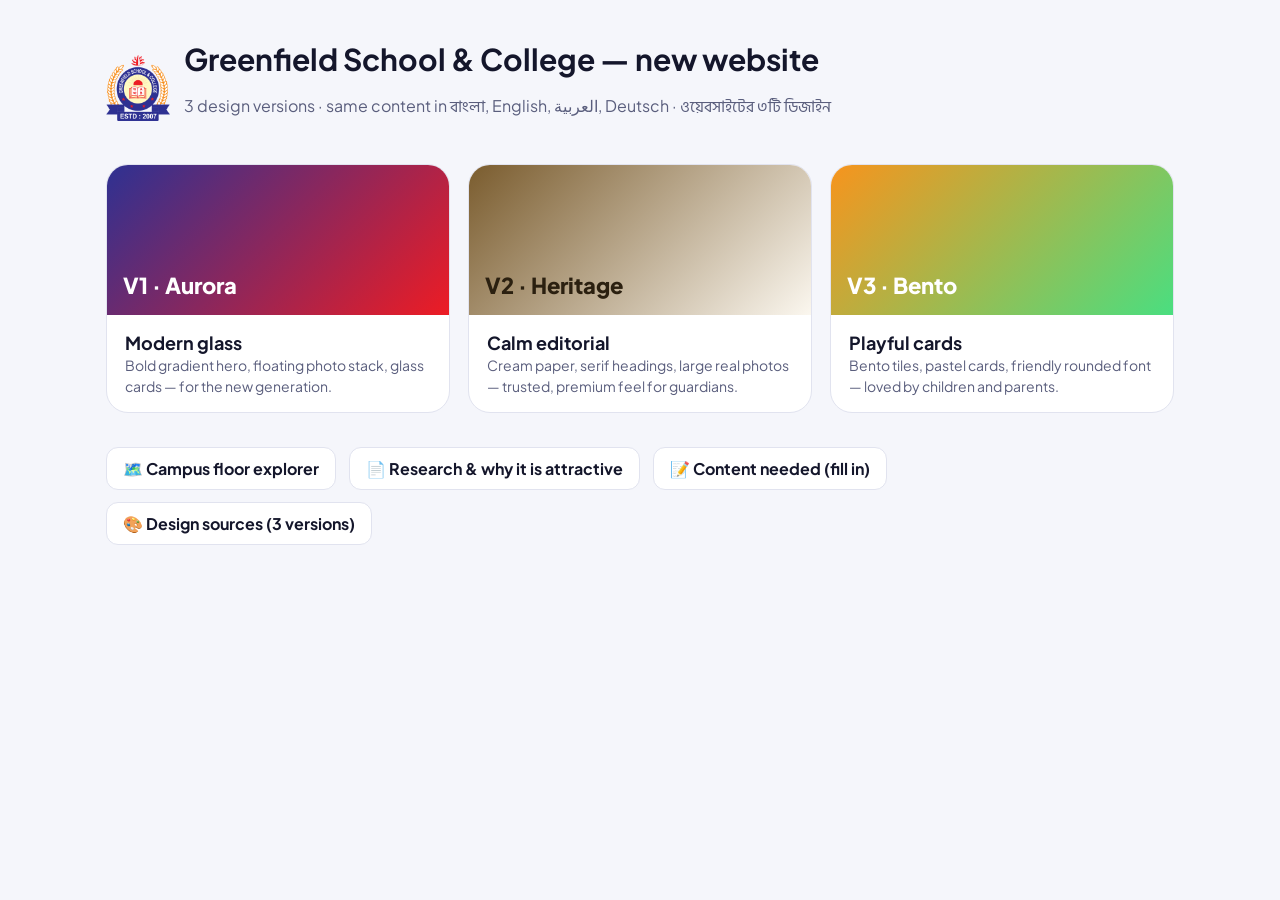
<file: index.html>
<!doctype html>
<html lang="en">
<head>
<meta charset="utf-8">
<meta name="viewport" content="width=device-width, initial-scale=1">
<title>GFSC Website — choose a design</title>
<link rel="icon" href="shared/gfsc_logo.png">
<link href="https://fonts.googleapis.com/css2?family=Hind+Siliguri:wght@400;700&family=Plus+Jakarta+Sans:wght@400;700;800&display=swap" rel="stylesheet">
<style>
:root{--bg:#f5f6fb;--card:#fff;--ink:#14162b;--muted:#5a5e7d;--line:#e1e3ef}
@media (prefers-color-scheme:dark){:root{--bg:#0c0e1c;--card:#161a2f;--ink:#eef0ff;--muted:#a9adcf;--line:#2a2e4f}}
*{box-sizing:border-box}body{margin:0;background:var(--bg);color:var(--ink);font-family:"Plus Jakarta Sans","Hind Siliguri",sans-serif}
.w{max-width:1100px;margin:0 auto;padding:40px 16px}
header{display:flex;gap:14px;align-items:center}header img{width:64px}
h1{margin:0;font-size:30px}p{color:var(--muted)}
.g{display:grid;grid-template-columns:repeat(auto-fit,minmax(300px,1fr));gap:18px;margin:28px 0}
a.c{display:block;text-decoration:none;color:inherit;background:var(--card);border:1px solid var(--line);border-radius:22px;overflow:hidden;transition:transform .2s}
a.c:hover{transform:translateY(-4px)}
.sw{height:150px;display:flex;align-items:flex-end;padding:16px;color:#fff;font-weight:800;font-size:22px}
.c div.t{padding:16px 18px}.c b{display:block;font-size:18px}.c span{color:var(--muted);font-size:14px}
.links a{display:inline-block;margin:6px 10px 6px 0;padding:10px 16px;border-radius:12px;background:var(--card);border:1px solid var(--line);color:inherit;text-decoration:none;font-weight:700}
</style>
</head>
<body><div class="w">
<header><img src="shared/gfsc_logo.png" alt="GFSC logo"><div><h1>Greenfield School &amp; College — new website</h1><p>3 design versions · same content in বাংলা, English, العربية, Deutsch · ওয়েবসাইটের ৩টি ডিজাইন</p></div></header>
<div class="g">
 <a class="c" href="v1-aurora/index.html"><div class="sw" style="background:linear-gradient(135deg,#2E3192,#ED1C24)">V1 · Aurora</div><div class="t"><b>Modern glass</b><span>Bold gradient hero, floating photo stack, glass cards — for the new generation.</span></div></a>
 <a class="c" href="v2-heritage/index.html"><div class="sw" style="background:linear-gradient(135deg,#7a5c2e,#FBF7EF);color:#2b2010">V2 · Heritage</div><div class="t"><b>Calm editorial</b><span>Cream paper, serif headings, large real photos — trusted, premium feel for guardians.</span></div></a>
 <a class="c" href="v3-bento/index.html"><div class="sw" style="background:linear-gradient(135deg,#F7941D,#4ADE80)">V3 · Bento</div><div class="t"><b>Playful cards</b><span>Bento tiles, pastel cards, friendly rounded font — loved by children and parents.</span></div></a>
</div>
<div class="links">
 <a href="shared/gfsc_floor_explorer.html">🗺️ Campus floor explorer</a>
 <a href="docs/01_Research_and_Design_Rationale.md">📄 Research &amp; why it is attractive</a>
 <a href="docs/02_Content_Requirements.md">📝 Content needed (fill in)</a>
 <a href="docs/03_Design_Sources.md">🎨 Design sources (3 versions)</a>
</div>
</div></body></html>
</file>
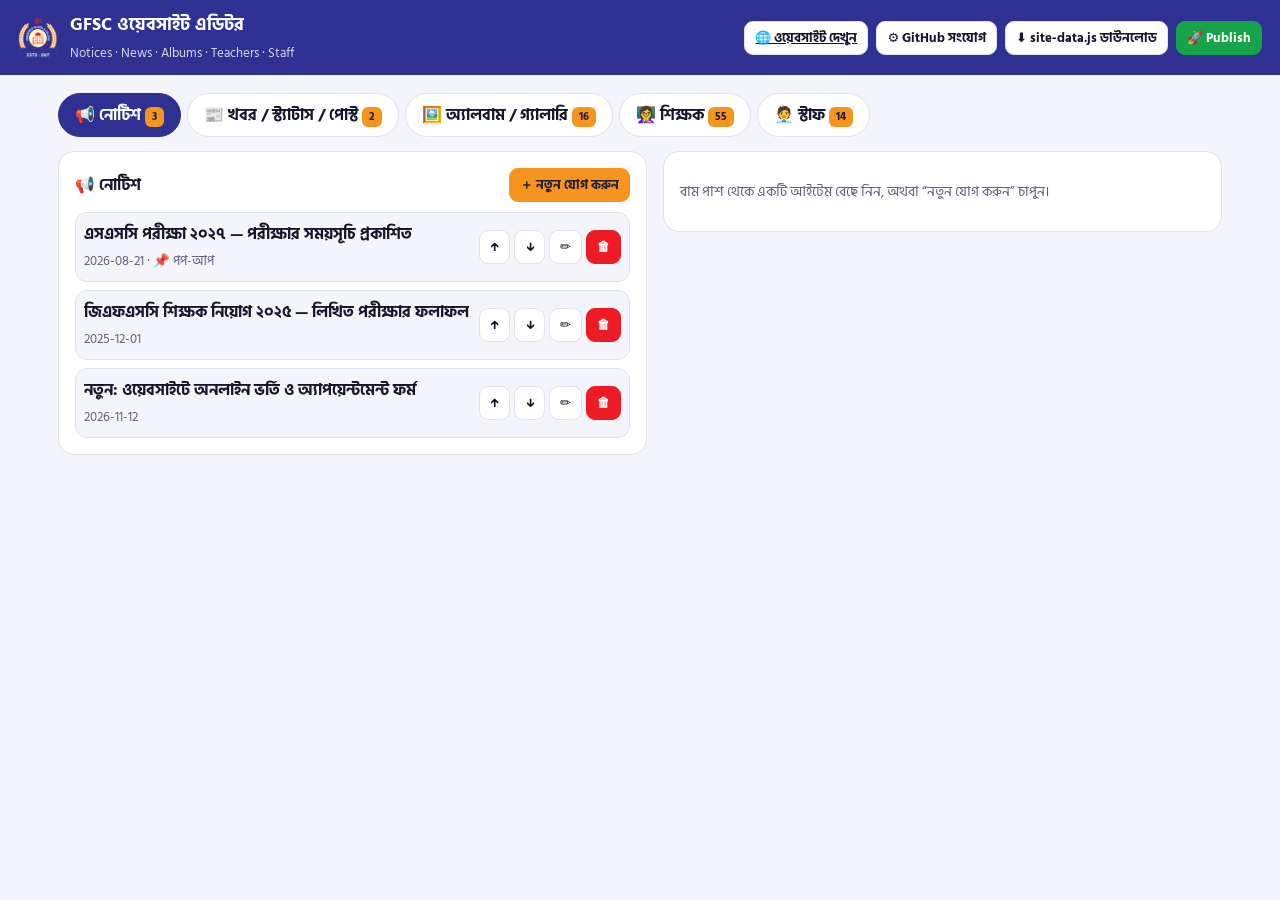
<file: admin/index.html>
<!doctype html>
<html lang="bn">
<head>
<meta charset="utf-8">
<meta name="viewport" content="width=device-width, initial-scale=1">
<meta name="robots" content="noindex">
<title>GFSC Website Editor</title>
<link rel="icon" href="../shared/gfsc_logo.png">
<link href="https://fonts.googleapis.com/css2?family=Hind+Siliguri:wght@400;600;700&family=Plus+Jakarta+Sans:wght@400;600;800&display=swap" rel="stylesheet">
<style>
:root{--p:#2E3192;--r:#ED1C24;--o:#F7941D;--bg:#f4f5fb;--card:#fff;--ink:#14162b;--muted:#5a5e7d;--line:#dfe1ee;--field:#fff}
@media (prefers-color-scheme:dark){:root{--bg:#0d0f1e;--card:#171a31;--ink:#eef0ff;--muted:#a9adcf;--line:#2c3052;--field:#0b0d1a}}
*{box-sizing:border-box}body{margin:0;background:var(--bg);color:var(--ink);font-family:"Hind Siliguri","Plus Jakarta Sans",system-ui,sans-serif}
button,input,select,textarea{font:inherit;color:inherit}
header{position:sticky;top:0;z-index:5;display:flex;align-items:center;gap:12px;padding:10px 18px;background:var(--p);color:#fff;flex-wrap:wrap}
header img{width:40px}header h1{font-size:18px;margin:0}header small{opacity:.8}
.hb{margin-inline-start:auto;display:flex;gap:8px;flex-wrap:wrap}
.btn{border:0;border-radius:12px;padding:10px 16px;font-weight:800;cursor:pointer;background:var(--card);color:var(--ink);border:1.5px solid var(--line)}
.btn.p{background:var(--o);color:#1d1f3a;border-color:var(--o)}.btn.g{background:#16a34a;color:#fff;border-color:#16a34a}.btn.r{background:var(--r);color:#fff;border-color:var(--r)}
.btn.sm{padding:5px 10px;font-size:13px;border-radius:9px}
.wrap{max-width:1200px;margin:0 auto;padding:18px}
nav.tabs{display:flex;gap:6px;flex-wrap:wrap;margin-bottom:14px}
nav.tabs button{border:1.5px solid var(--line);background:var(--card);border-radius:999px;padding:8px 16px;font-weight:800;cursor:pointer}
nav.tabs button.on{background:var(--p);color:#fff;border-color:var(--p)}
.grid{display:grid;grid-template-columns:1fr 1.1fr;gap:16px;align-items:start}
.card{background:var(--card);border:1px solid var(--line);border-radius:16px;padding:16px}
.list{display:grid;gap:8px;max-height:72vh;overflow:auto}
.item{display:flex;gap:10px;align-items:center;padding:8px;border:1px solid var(--line);border-radius:12px;background:var(--bg)}
.item.on{outline:3px solid var(--o)}
.item img{width:46px;height:46px;border-radius:10px;object-fit:cover;flex:none;background:var(--line)}
.item .t{flex:1;min-width:0}.item .t b{display:block;white-space:nowrap;overflow:hidden;text-overflow:ellipsis}.item .t small{color:var(--muted)}
.item .a{display:flex;gap:4px}
label{display:grid;gap:4px;font-weight:700;font-size:14px;margin-bottom:10px}
label small{font-weight:400;color:var(--muted)}
input,select,textarea{width:100%;padding:10px 12px;border-radius:10px;border:2px solid var(--line);background:var(--field);color:var(--ink)}
input:focus,select:focus,textarea:focus{outline:none;border-color:var(--o);box-shadow:0 0 0 3px rgba(247,148,29,.3)}
.langs{display:grid;grid-template-columns:1fr 1fr;gap:8px}
.langs label{margin:0}
fieldset{border:1.5px dashed var(--line);border-radius:12px;padding:10px 12px;margin:0 0 10px}
legend{font-weight:800;padding:0 6px}
.photos{display:grid;grid-template-columns:repeat(auto-fill,minmax(90px,1fr));gap:6px;margin:8px 0}
.photos div{position:relative}.photos img{width:100%;aspect-ratio:1;object-fit:cover;border-radius:8px}
.photos button{position:absolute;top:3px;inset-inline-end:3px;border:0;border-radius:50%;width:24px;height:24px;background:var(--r);color:#fff;cursor:pointer}
.row{display:flex;gap:8px;flex-wrap:wrap;align-items:center}
.note{font-size:13.5px;color:var(--muted);line-height:1.5}
.toast{position:fixed;bottom:18px;left:50%;translate:-50% 0;background:#111;color:#fff;padding:12px 18px;border-radius:12px;font-weight:700;opacity:0;transition:.3s;z-index:9}
.toast.show{opacity:1}
dialog{border:0;border-radius:16px;padding:20px;max-width:520px;width:calc(100% - 24px);background:var(--card);color:var(--ink)}
dialog::backdrop{background:rgba(0,0,0,.55)}
.badge{font-size:11px;font-weight:900;border-radius:6px;padding:1px 7px;background:var(--o);color:#1d1f3a}
@media (max-width:860px){.grid{grid-template-columns:1fr}.langs{grid-template-columns:1fr}}
</style>
</head>
<body>
<header><img src="../shared/gfsc_logo.png" alt=""><div><h1>GFSC ওয়েবসাইট এডিটর</h1><small>Notices · News · Albums · Teachers · Staff</small></div>
 <div class="hb"><a class="btn sm" href="../index.html" target="_blank">🌐 ওয়েবসাইট দেখুন</a><button class="btn sm" id="ghBtn">⚙️ GitHub সংযোগ</button>
 <button class="btn sm" id="dlBtn">⬇️ site-data.js ডাউনলোড</button><button class="btn sm g" id="pubBtn">🚀 Publish</button></div></header>
<div class="wrap">
 <nav class="tabs" id="tabs"></nav>
 <div class="grid"><div class="card"><div class="row" style="justify-content:space-between;margin-bottom:10px"><b id="listTitle"></b><button class="btn p sm" id="addBtn">＋ নতুন যোগ করুন</button></div><div class="list" id="list"></div></div>
 <div class="card" id="editor"><p class="note">বাম পাশ থেকে একটি আইটেম বেছে নিন, অথবা “নতুন যোগ করুন” চাপুন।</p></div></div>
 <p class="note" id="status"></p>
</div>
<dialog id="ghDlg"><form method="dialog">
 <h3 style="margin-top:0">GitHub সংযোগ (এক বার সেট করুন)</h3>
 <p class="note">Publish চাপলে পরিবর্তন সরাসরি GitHub Pages ওয়েবসাইটে চলে যাবে। টোকেন শুধু এই কম্পিউটারের ব্রাউজারে থাকে।</p>
 <label>Owner (GitHub username)<input id="ghOwner" placeholder="shakilahmedabir"></label>
 <label>Repository<input id="ghRepo" placeholder="gfsc-website"></label>
 <label>Branch<input id="ghBranch" placeholder="main"></label>
 <label>Token <small>(Fine-grained token — Contents: Read and write)</small><input id="ghToken" type="password" autocomplete="off"></label>
 <div class="row"><button class="btn p" value="save">সেভ</button><button class="btn" value="cancel">বাতিল</button><button class="btn r sm" value="clear" id="ghClear">টোকেন মুছুন</button></div>
</form></dialog>
<div class="toast" id="toast"></div>

<script src="../shared/site-data.js"></script>
<script>
const $=s=>document.querySelector(s), esc=s=>String(s??'').replace(/[&<>"]/g,c=>({'&':'&amp;','<':'&lt;','>':'&gt;','"':'&quot;'}[c]));
const D=JSON.parse(JSON.stringify(window.SITE_DATA||{notices:[],posts:[],albums:[],teachers:[],staff:[]}));
for(const k of ['notices','posts','albums','teachers','staff']) D[k]=D[k]||[];
let dirty=false; const mark=()=>{dirty=true; $('#status').textContent='⚠️ সেভ করা হয়নি — “Publish” বা “ডাউনলোড” চাপুন।';};
addEventListener('beforeunload',e=>{ if(dirty){ e.preventDefault(); e.returnValue=''; } });
const toast=m=>{const t=$('#toast'); t.textContent=m; t.classList.add('show'); setTimeout(()=>t.classList.remove('show'),2600);};
const today=()=>new Date().toISOString().slice(0,10);
const LANGS=[['bn','বাংলা'],['en','English'],['ar','العربية (ঐচ্ছিক)'],['de','Deutsch (ঐচ্ছিক)']];
const DEPTS=['','English','Bangla','ICT','Mathematics','Science','Business Studies','Humanities'];

/* ---- what each section looks like ---- */
const TABS={
 notices:{name:'📢 নোটিশ',title:x=>x.title?.bn||x.title?.en,sub:x=>x.date+(x.pin?' · 📌 পপ-আপ':''),
   blank:()=>({date:today(),pin:false,file:'',title:{bn:'',en:'',ar:'',de:''}}),
   fields:[['date','তারিখ','date'],['title','শিরোনাম','ml'],['file','PDF / লিংক (ঐচ্ছিক)','url'],['pin','ওয়েবসাইট খুললেই পপ-আপ দেখাবে','check']]},
 posts:{name:'📰 খবর / স্ট্যাটাস / পোস্ট',title:x=>x.title?.bn||x.title?.en,sub:x=>`${x.date} · ${x.type}`,img:x=>x.img,
   blank:()=>({date:today(),type:'news',img:'',link:'',title:{bn:'',en:'',ar:'',de:''},body:{bn:'',en:'',ar:'',de:''}}),
   fields:[['type','ধরন','select',['news','status','post']],['date','তারিখ','date'],['title','শিরোনাম','ml'],['body','বিস্তারিত লেখা','mlarea'],['img','ছবি','image'],['link','আরও পড়ুন লিংক (ঐচ্ছিক)','url']]},
 albums:{name:'🖼️ অ্যালবাম / গ্যালারি',title:x=>x.title?.bn||x.title?.en,sub:x=>`${x.year||''} · ${x.photos?.length||0} ছবি`,img:x=>x.photos?.[0],
   blank:()=>({id:'album-'+Date.now(),year:String(new Date().getFullYear()),title:{bn:'',en:'',ar:'',de:''},about:{bn:'',en:''},source:'',photos:[]}),
   fields:[['title','অ্যালবামের আকর্ষণীয় নাম','ml'],['year','বছর','text'],['about','বিবরণ','mlarea'],['photos','ছবিসমূহ','photos'],['source','মূল পোস্টের লিংক (ঐচ্ছিক)','url']]},
 teachers:{name:'👩‍🏫 শিক্ষক',title:x=>x.name,sub:x=>`${x.desig}${x.dept?' · '+x.dept:''}`,img:x=>x.photo?(x.photo.startsWith('http')?x.photo:'../shared/'+x.photo):'',
   blank:()=>({name:'',desig:'Assistant Teacher',dept:'',roles:[],qual:[],photo:''}),
   fields:[['name','নাম (ইংরেজিতে)','text'],['desig','পদবি','text'],['dept','বিভাগ','select',DEPTS],['roles','দায়িত্ব (প্রতি লাইনে একটি)','lines'],['qual','শিক্ষাগত যোগ্যতা (প্রতি লাইনে একটি)','lines'],['photo','ছবি','image']]},
 staff:{name:'🧑‍💼 স্টাফ',title:x=>x.name,sub:x=>x.desig,img:x=>x.photo?(x.photo.startsWith('http')?x.photo:'../shared/'+x.photo):'',
   blank:()=>({name:'',desig:'',dept:'',roles:[],qual:[],photo:''}),
   fields:[['name','নাম','text'],['desig','পদবি','text'],['photo','ছবি','image']]}
};
let tab='notices', sel=-1;
$('#tabs').innerHTML=Object.entries(TABS).map(([k,v])=>`<button data-t="${k}">${v.name} <span class="badge">${D[k].length}</span></button>`).join('');
$('#tabs').onclick=e=>{const b=e.target.closest('button'); if(b){tab=b.dataset.t; sel=-1; draw();}};
function draw(){
  document.querySelectorAll('#tabs button').forEach(b=>{b.classList.toggle('on',b.dataset.t===tab); b.querySelector('.badge').textContent=D[b.dataset.t].length;});
  const T=TABS[tab]; $('#listTitle').textContent=T.name;
  $('#list').innerHTML=D[tab].map((x,i)=>`<div class="item ${i===sel?'on':''}" data-i="${i}">${T.img?`<img src="${esc(T.img(x)||'')}" alt="" onerror="this.style.visibility='hidden'">`:''}
    <div class="t"><b>${esc(T.title(x)||'(শিরোনাম নেই)')}</b><small>${esc(T.sub(x))}</small></div>
    <div class="a"><button class="btn sm" data-act="up" title="উপরে">↑</button><button class="btn sm" data-act="down" title="নিচে">↓</button><button class="btn sm" data-act="edit">✏️</button><button class="btn sm r" data-act="del">🗑</button></div></div>`).join('')||'<p class="note">এখনো কিছু নেই।</p>';
  if(sel<0) $('#editor').innerHTML='<p class="note">বাম পাশ থেকে একটি আইটেম বেছে নিন, অথবা “নতুন যোগ করুন” চাপুন।</p>'; else editor();
}
$('#list').onclick=e=>{const it=e.target.closest('.item'); if(!it) return; const i=+it.dataset.i, act=e.target.closest('[data-act]')?.dataset.act||'edit', A=D[tab];
  if(act==='del'){ if(confirm('এটি মুছে ফেলবেন?')){ A.splice(i,1); sel=-1; mark(); } }
  else if(act==='up'&&i>0){ [A[i-1],A[i]]=[A[i],A[i-1]]; sel=i-1; mark(); }
  else if(act==='down'&&i<A.length-1){ [A[i+1],A[i]]=[A[i],A[i+1]]; sel=i+1; mark(); }
  else sel=i; draw(); };
$('#addBtn').onclick=()=>{ D[tab].unshift(TABS[tab].blank()); sel=0; mark(); draw(); };

/* ---- editor form ---- */
function editor(){
  const x=D[tab][sel], T=TABS[tab];
  let h=`<h3 style="margin-top:0">✏️ ${esc(T.title(x)||'নতুন')}</h3>`;
  for(const [k,lab,type,opts] of T.fields){
    if(type==='ml'||type==='mlarea'){ x[k]=x[k]||{}; h+=`<fieldset><legend>${lab}</legend><div class="langs">${LANGS.map(([l,n])=>`<label>${n}${type==='ml'?`<input data-k="${k}" data-l="${l}" value="${esc(x[k][l]||'')}" ${l==='ar'?'dir="rtl"':''}>`:`<textarea rows="3" data-k="${k}" data-l="${l}" ${l==='ar'?'dir="rtl"':''}>${esc(x[k][l]||'')}</textarea>`}</label>`).join('')}</div><p class="note">আরবি/জার্মান খালি থাকলে ইংরেজি দেখাবে।</p></fieldset>`; }
    else if(type==='check') h+=`<label style="display:flex;gap:8px;align-items:center"><input type="checkbox" data-k="${k}" ${x[k]?'checked':''} style="width:auto"> ${lab}</label>`;
    else if(type==='select') h+=`<label>${lab}<select data-k="${k}">${opts.map(o=>`<option ${o===x[k]?'selected':''} value="${o}">${o||'—'}</option>`).join('')}</select></label>`;
    else if(type==='lines') h+=`<label>${lab}<textarea rows="3" data-k="${k}" data-lines>${esc((x[k]||[]).join('\n'))}</textarea></label>`;
    else if(type==='image') h+=`<label>${lab} <small>লিংক দিন, অথবা কম্পিউটার থেকে ছবি বাছুন (GitHub সংযোগ থাকলে আপলোড হবে)</small><input data-k="${k}" value="${esc(x[k]||'')}" placeholder="https://… বা people/নাম.jpg"></label><div class="row" style="margin:-4px 0 12px"><input type="file" accept="image/*" data-up="${k}" style="width:auto">${x[k]?`<img src="${esc(x[k].startsWith('http')?x[k]:'../shared/'+x[k])}" style="width:70px;height:70px;object-fit:cover;border-radius:10px">`:''}</div>`;
    else if(type==='photos') h+=`<fieldset><legend>${lab} (${x.photos.length})</legend><div class="photos">${x.photos.map((p,i)=>`<div><img src="${esc(p)}" alt=""><button type="button" data-delph="${i}" title="মুছুন">×</button></div>`).join('')}</div>
      <label>ছবির লিংক যোগ করুন <small>(একাধিক হলে প্রতি লাইনে একটি)</small><textarea rows="2" id="phUrls"></textarea></label><div class="row"><button class="btn sm" type="button" id="phAdd">＋ লিংক যোগ</button><input type="file" accept="image/*" multiple id="phFiles" style="width:auto"></div></fieldset>`;
    else h+=`<label>${lab}<input type="${type==='date'?'date':'text'}" data-k="${k}" value="${esc(x[k]||'')}"></label>`;
  }
  $('#editor').innerHTML=h+'<p class="note">✅ পরিবর্তন সাথে সাথে তালিকায় যোগ হয়। শেষে উপরের “Publish” চাপুন।</p>';
}
$('#editor').addEventListener('input',e=>{ const el=e.target, k=el.dataset.k; if(!k) return; const x=D[tab][sel];
  if(el.dataset.l) x[k][el.dataset.l]=el.value; else if(el.type==='checkbox') x[k]=el.checked; else if(el.hasAttribute('data-lines')) x[k]=el.value.split('\n').map(s=>s.trim()).filter(Boolean); else x[k]=el.value;
  mark(); const it=document.querySelector(`.item[data-i="${sel}"] .t b`); if(it) it.textContent=TABS[tab].title(x)||'(শিরোনাম নেই)'; });
$('#editor').addEventListener('change',async e=>{ const el=e.target;
  if(el.dataset.up){ const f=el.files[0]; if(!f) return; const url=await uploadImage(f); if(url){ D[tab][sel][el.dataset.up]=url; mark(); editor(); } }
  if(el.id==='phFiles'){ for(const f of el.files){ const url=await uploadImage(f); if(url) D[tab][sel].photos.push(url); } mark(); editor(); } });
$('#editor').addEventListener('click',e=>{ const x=D[tab][sel];
  if(e.target.id==='phAdd'){ $('#phUrls').value.split('\n').map(s=>s.trim()).filter(Boolean).forEach(u=>x.photos.push(u)); mark(); editor(); }
  const d=e.target.closest('[data-delph]'); if(d){ x.photos.splice(+d.dataset.delph,1); mark(); editor(); } });

/* ---- save: download file, or publish to GitHub ---- */
const fileText=()=>`/* GFSC — EDITABLE WEBSITE DATA. Edited with admin/ on ${new Date().toLocaleString()} */\nwindow.SITE_DATA = ${JSON.stringify(D,null,1)};\n`;
$('#dlBtn').onclick=()=>{ const a=document.createElement('a'); a.href=URL.createObjectURL(new Blob([fileText()],{type:'text/javascript'})); a.download='site-data.js'; a.click(); dirty=false; $('#status').textContent='⬇️ ডাউনলোড হয়েছে — ফাইলটি website/shared/ ফোল্ডারে বদলে দিন।'; };
const gh=()=>{ try{ return JSON.parse(localStorage.getItem('gfsc-gh')||'{}'); }catch(e){ return {}; } };
$('#ghBtn').onclick=()=>{ const g=gh(); $('#ghOwner').value=g.owner||'shakilahmedabir'; $('#ghRepo').value=g.repo||'gfsc-website'; $('#ghBranch').value=g.branch||'main'; $('#ghToken').value=g.token||''; $('#ghDlg').showModal(); };
$('#ghDlg').addEventListener('close',()=>{ const v=$('#ghDlg').returnValue;
  if(v==='save'){ localStorage.setItem('gfsc-gh',JSON.stringify({owner:$('#ghOwner').value.trim(),repo:$('#ghRepo').value.trim(),branch:$('#ghBranch').value.trim()||'main',token:$('#ghToken').value.trim()})); toast('✅ GitHub সংযোগ সেভ হয়েছে'); }
  if(v==='clear'){ localStorage.removeItem('gfsc-gh'); toast('টোকেন মুছে ফেলা হয়েছে'); } });
const b64=s=>btoa(unescape(encodeURIComponent(s)));
async function ghPut(path,contentB64,msg){
  const g=gh(); if(!g.token) throw new Error('আগে “GitHub সংযোগ” সেট করুন');
  const api=`https://api.github.com/repos/${g.owner}/${g.repo}/contents/${path}`, H={Authorization:'Bearer '+g.token,Accept:'application/vnd.github+json'};
  let sha; const cur=await fetch(api+'?ref='+g.branch,{headers:H}); if(cur.ok) sha=(await cur.json()).sha;
  const r=await fetch(api,{method:'PUT',headers:H,body:JSON.stringify({message:msg,content:contentB64,branch:g.branch,sha})});
  if(!r.ok) throw new Error('GitHub: '+r.status+' '+(await r.text()).slice(0,140));
}
$('#pubBtn').onclick=async()=>{ try{ $('#pubBtn').disabled=true; toast('⏳ Publish হচ্ছে…'); await ghPut('shared/site-data.js',b64(fileText()),'Update website content (admin)'); dirty=false;
  $('#status').textContent='🚀 Publish হয়েছে! ১–২ মিনিট পরে ওয়েবসাইটে দেখা যাবে।'; toast('🚀 Publish সম্পন্ন'); } catch(err){ alert(err.message); } finally{ $('#pubBtn').disabled=false; } };
async function uploadImage(file){
  const g=gh(); const name='uploads/'+Date.now()+'-'+file.name.toLowerCase().replace(/[^a-z0-9.]+/g,'-');
  if(!g.token){ alert('ছবি আপলোডের জন্য আগে “GitHub সংযোগ” সেট করুন — অথবা ছবির লিংক (URL) দিন।'); return null; }
  const small=await shrink(file); toast('⏳ ছবি আপলোড হচ্ছে…');
  try{ await ghPut('shared/'+name, small, 'Upload image '+file.name); toast('✅ ছবি আপলোড হয়েছে'); return tab==='teachers'||tab==='staff' ? name : '../shared/'+name; } catch(err){ alert(err.message); return null; }
}
function shrink(file){ return new Promise(res=>{ const img=new Image(); img.onload=()=>{ const s=Math.min(1,1600/Math.max(img.width,img.height)); const c=document.createElement('canvas'); c.width=img.width*s; c.height=img.height*s; c.getContext('2d').drawImage(img,0,0,c.width,c.height); res(c.toDataURL('image/jpeg',.85).split(',')[1]); }; img.src=URL.createObjectURL(file); }); }
draw();
</script>
</body>
</html>
</file>
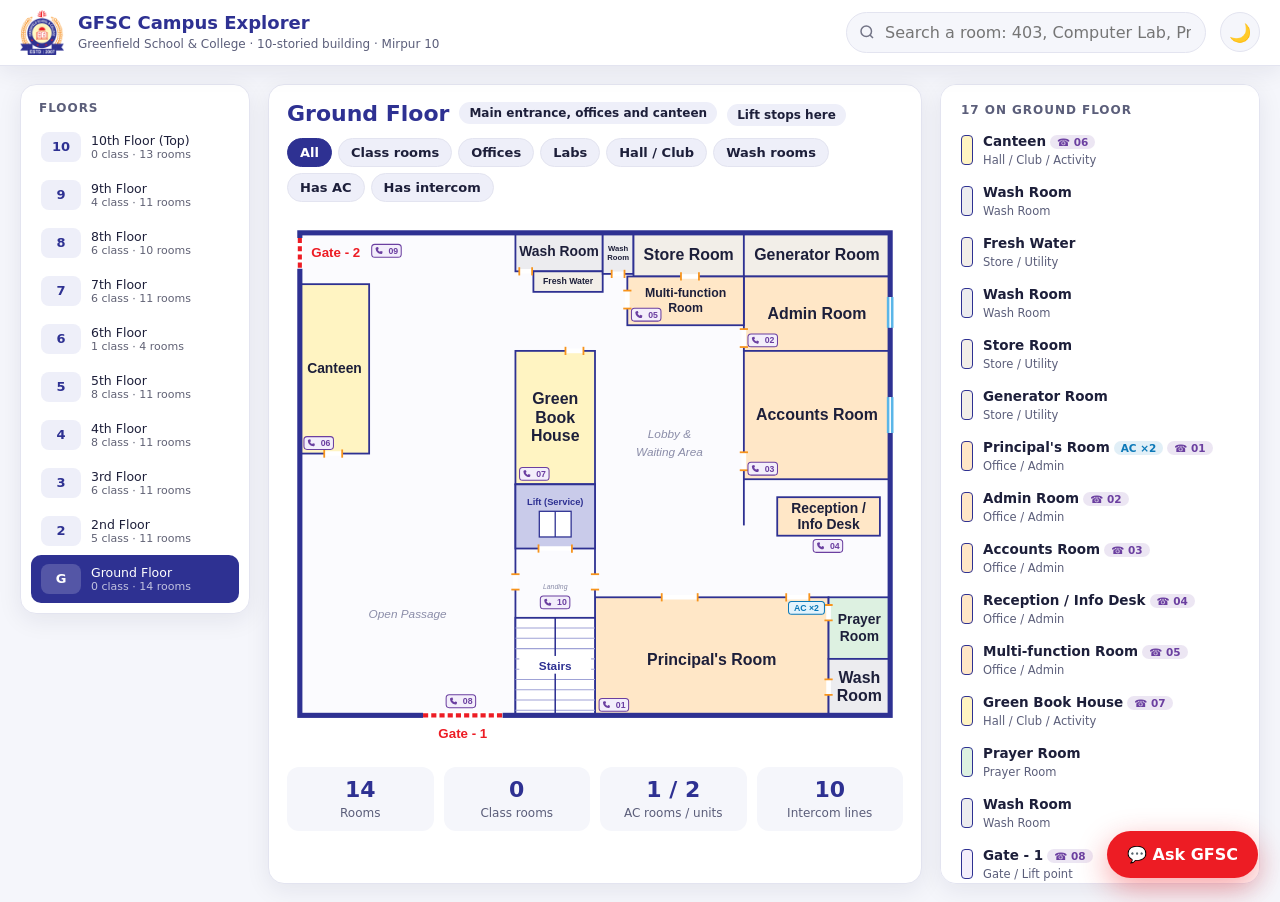
<file: shared/gfsc_floor_explorer.html>
<!doctype html>
<html lang="en" data-theme="light">
<head>
<meta charset="utf-8">
<meta name="viewport" content="width=device-width, initial-scale=1">
<title>GFSC Campus Explorer</title>
<style>
:root{--bg:#F5F6FB;--panel:#fff;--ink:#1d1f3a;--muted:#5b5e7a;--line:#e3e4f0;--brand:#2E3192;--brand2:#ED1C24;--accent:#F7941D;
  --chip:#EEEFF9;--chipOn:#2E3192;--chipOnInk:#fff;--shadow:0 6px 24px rgba(29,31,58,.08);--plan:#fff;--ac:#0B78B8;--ic:#6B3FA0}
[data-theme=dark]{--bg:#0f1124;--panel:#171a33;--ink:#eef0ff;--muted:#a6a9cc;--line:#2a2e52;--brand:#8f93ff;--chip:#23274a;--chipOn:#F7941D;--chipOnInk:#1d1f3a;
  --shadow:0 6px 24px rgba(0,0,0,.35);--plan:#e9eaf6;--ac:#62c3ff;--ic:#c9a6ff}
*{box-sizing:border-box}
body{margin:0;font-family:"Segoe UI",system-ui,Arial,sans-serif;background:var(--bg);color:var(--ink)}
button,input,select{font:inherit;color:inherit}
a{color:var(--brand)}
header{position:sticky;top:0;z-index:20;display:flex;align-items:center;gap:14px;padding:10px 20px;background:var(--panel);border-bottom:1px solid var(--line);box-shadow:var(--shadow)}
header img{width:44px;height:auto}
header h1{margin:0;font-size:18px;line-height:1.1;color:var(--brand)}
header small{color:var(--muted);font-size:12px}
.search{margin-left:auto;position:relative;flex:0 1 360px}
.search input{width:100%;padding:10px 14px 10px 38px;border-radius:24px;border:1.5px solid var(--line);background:var(--bg);outline:none}
.search input:focus{border-color:var(--brand)}
.search svg{position:absolute;left:12px;top:50%;transform:translateY(-50%);width:18px;opacity:.6}
.sugg{position:absolute;top:110%;left:0;right:0;background:var(--panel);border:1px solid var(--line);border-radius:12px;box-shadow:var(--shadow);max-height:320px;overflow:auto;display:none}
.sugg button{display:block;width:100%;text-align:left;padding:8px 14px;border:0;background:none;cursor:pointer}
.sugg button:hover,.sugg button:focus{background:var(--chip)}
.sugg b{color:var(--brand)}
.iconbtn{border:1.5px solid var(--line);background:var(--bg);border-radius:50%;width:40px;height:40px;cursor:pointer;display:grid;place-items:center;font-size:18px}
.wrap{display:grid;grid-template-columns:230px 1fr 320px;gap:18px;padding:18px 20px;max-width:1500px;margin:0 auto}
.card{background:var(--panel);border:1px solid var(--line);border-radius:16px;box-shadow:var(--shadow)}
nav.floors{padding:10px;position:sticky;top:84px;align-self:start}
nav.floors h2,.side h2{font-size:12px;letter-spacing:.08em;text-transform:uppercase;color:var(--muted);margin:6px 8px 8px}
nav.floors button{display:flex;width:100%;align-items:center;gap:10px;border:0;background:none;padding:9px 10px;border-radius:10px;cursor:pointer;text-align:left}
nav.floors button .n{width:40px;height:30px;border-radius:8px;background:var(--chip);display:grid;place-items:center;font-weight:800;color:var(--brand);font-size:13px}
nav.floors button.on{background:var(--brand);color:#fff}
nav.floors button.on .n{background:rgba(255,255,255,.18);color:#fff}
nav.floors button span.t{font-size:12.5px;line-height:1.2}
nav.floors button span.t i{display:block;font-style:normal;opacity:.7;font-size:11px}
main{min-width:0}
.planhead{display:flex;flex-wrap:wrap;align-items:center;gap:10px;padding:16px 18px 6px}
.planhead h2{margin:0;font-size:22px;color:var(--brand)}
.badge{font-size:12px;font-weight:700;padding:4px 10px;border-radius:20px;background:var(--chip)}
.badge.red{background:#ED1C24;color:#fff}
.chips{display:flex;flex-wrap:wrap;gap:6px;padding:6px 18px 12px}
.chip{border:1.5px solid var(--line);background:var(--chip);padding:6px 12px;border-radius:20px;cursor:pointer;font-size:13px;font-weight:600}
.chip.on{background:var(--chipOn);color:var(--chipOnInk);border-color:var(--chipOn)}
.plan{padding:6px 18px 18px}
.plan svg{width:100%;height:auto;display:block;background:var(--plan);border-radius:12px}
.plan .rm{cursor:pointer;transition:opacity .2s,filter .2s}
.plan .rm:hover{filter:brightness(.93) drop-shadow(0 0 2px #F7941D)}
.plan .rm.dim{opacity:.22}
.plan .rm.hit{stroke:#ED1C24;stroke-width:1.6}
.stats{display:grid;grid-template-columns:repeat(4,1fr);gap:10px;padding:0 18px 18px}
.stat{background:var(--bg);border-radius:12px;padding:10px;text-align:center}
.stat b{display:block;font-size:22px;color:var(--brand)}
.stat span{font-size:12px;color:var(--muted)}
.side{padding:12px;align-self:start;position:sticky;top:84px;max-height:calc(100vh - 100px);overflow:auto}
.room{display:flex;align-items:center;gap:10px;width:100%;border:0;background:none;padding:8px;border-radius:10px;cursor:pointer;text-align:left}
.room:hover,.room:focus{background:var(--chip)}
.room .sw{width:12px;height:30px;border-radius:4px;flex:none;border:1px solid #2E3192}
.room b{display:block;font-size:13.5px}
.room small{color:var(--muted);font-size:11.5px}
.tag{font-size:10.5px;font-weight:800;border-radius:10px;padding:1px 7px;margin-left:4px}
.tag.ac{color:var(--ac);background:rgba(11,120,184,.12)} .tag.ic{color:var(--ic);background:rgba(107,63,160,.13)}
/* modal */
.modal{position:fixed;inset:0;background:rgba(10,12,30,.55);display:none;align-items:center;justify-content:center;z-index:50;padding:16px}
.modal.open{display:flex}
.sheet{background:var(--panel);border-radius:20px;max-width:520px;width:100%;box-shadow:0 20px 60px rgba(0,0,0,.35);overflow:hidden;animation:pop .2s ease}
@keyframes pop{from{transform:scale(.94);opacity:0}}
.sheet .top{padding:18px 20px;color:#fff;background:linear-gradient(120deg,#2E3192,#4b4fc7)}
.sheet .top h3{margin:0;font-size:22px}.sheet .top p{margin:4px 0 0;opacity:.85}
.sheet dl{display:grid;grid-template-columns:140px 1fr;gap:8px 12px;padding:18px 20px;margin:0}
.sheet dt{color:var(--muted);font-size:13px}.sheet dd{margin:0;font-weight:600}
.sheet .route{margin:0 20px 18px;padding:12px 14px;border-radius:12px;background:var(--chip);font-size:13.5px;line-height:1.5}
.sheet .x{float:right;background:rgba(255,255,255,.2);border:0;color:#fff;border-radius:50%;width:34px;height:34px;cursor:pointer;font-size:18px}
/* chat */
.chatbtn{position:fixed;right:22px;bottom:22px;z-index:40;border:0;border-radius:30px;padding:14px 20px;background:#ED1C24;color:#fff;font-weight:800;box-shadow:0 10px 30px rgba(237,28,36,.4);cursor:pointer}
.chat{position:fixed;right:22px;bottom:84px;width:360px;max-width:calc(100vw - 30px);height:480px;max-height:70vh;z-index:41;display:none;flex-direction:column;overflow:hidden}
.chat.open{display:flex}
.chat .h{padding:12px 16px;background:var(--brand);color:#fff;font-weight:800}
.chat .h small{display:block;font-weight:400;opacity:.85}
.msgs{flex:1;overflow:auto;padding:12px;display:flex;flex-direction:column;gap:8px}
.msg{max-width:88%;padding:9px 12px;border-radius:14px;font-size:13.5px;line-height:1.45}
.msg.bot{background:var(--chip);align-self:flex-start;border-bottom-left-radius:4px}
.msg.me{background:var(--brand);color:#fff;align-self:flex-end;border-bottom-right-radius:4px}
.msg a{cursor:pointer;font-weight:700}
.quick{display:flex;gap:6px;flex-wrap:wrap;padding:0 12px 8px}
.quick button{border:1px solid var(--line);background:var(--bg);border-radius:14px;padding:4px 10px;font-size:12px;cursor:pointer}
.chat form{display:flex;border-top:1px solid var(--line)}
.chat input{flex:1;border:0;padding:12px;background:var(--panel);outline:none}
.chat form button{border:0;background:var(--accent);color:#1d1f3a;font-weight:800;padding:0 16px;cursor:pointer}
body.embed header{position:static;box-shadow:none}
@media (max-width:1100px){.wrap{grid-template-columns:1fr}.side,nav.floors{position:static;max-height:none}
  nav.floors{display:flex;overflow:auto;gap:6px}nav.floors h2{display:none}nav.floors button{flex:none;width:auto}nav.floors button span.t{display:none}
  .stats{grid-template-columns:repeat(2,1fr)}header small{display:none}}
</style>
</head>
<body>
<header>
  <img src="gfsc_logo.png" alt="GFSC logo">
  <div><h1>GFSC Campus Explorer</h1><small>Greenfield School &amp; College · 10-storied building · Mirpur 10</small></div>
  <div class="search"><svg viewBox="0 0 24 24" fill="none" stroke="currentColor" stroke-width="2"><circle cx="11" cy="11" r="7"/><path d="M20 20l-4-4"/></svg>
    <input id="q" placeholder="Search a room: 403, Computer Lab, Principal…" autocomplete="off" aria-label="Search rooms">
    <div class="sugg" id="sugg"></div></div>
  <button class="iconbtn" id="theme" title="Dark / light mode" aria-label="Toggle dark mode">🌙</button>
</header>

<div class="wrap">
  <nav class="floors card" id="floors"><h2>Floors</h2></nav>
  <main class="card">
    <div class="planhead"><h2 id="fname"></h2><span class="badge" id="fdesc"></span><span id="liftb"></span></div>
    <div class="chips" id="chips"></div>
    <div class="plan" id="plan"></div>
    <div class="stats" id="stats"></div>
  </main>
  <aside class="side card"><h2 id="listh">Rooms on this floor</h2><div id="list"></div></aside>
</div>

<div class="modal" id="modal" role="dialog" aria-modal="true"><div class="sheet" id="sheet"></div></div>

<button class="chatbtn" id="chatbtn">💬 Ask GFSC</button>
<div class="chat card" id="chat">
  <div class="h">GFSC Campus Assistant<small>Ask about any room, floor, AC, intercom, lift… (English / বাংলা)</small></div>
  <div class="msgs" id="msgs"></div>
  <div class="quick" id="quick"></div>
  <form id="cf"><input id="ci" placeholder="e.g. Where is the Computer Lab?" autocomplete="off"><button>Send</button></form>
</div>

<script src="floor_core.js"></script>
<script>
// ---------- data ----------
const ROOMS=[];
for(const f of FLOORS){
  for(const r of f.rooms) ROOMS.push({...r, floor:f, title:r.num?(r.kind==='class'?`${r.num} · ${r.opt.sub||'Class Room'}`:`${r.label} ${r.num}`):r.label});
  for(const pt of (f.icPoints||[])) ROOMS.push({key:f.id+'|'+pt.label, label:pt.label, num:'', kind:'point', opt:{}, ic:pt.ic, floor:f, title:pt.label});
}
const FILTERS=[['all','All'],['class','Class rooms'],['office','Offices'],['lab','Labs'],['special','Hall / Club'],['wc','Wash rooms'],['ac','Has AC'],['ic','Has intercom']];
let cur=FLOORS[0], filt='all';
const $=s=>document.querySelector(s);
const kindName=k=>k==='point'?'Gate / Lift point':KIND[k].name;

// ---------- floors nav ----------
$('#floors').insertAdjacentHTML('beforeend',[...FLOORS].reverse().map(f=>`<button data-f="${f.id}"><span class="n">${f.id==='g'?'G':f.id}</span><span class="t">${f.name}<i>${FC[f.id].classRooms} class · ${f.rooms.length} rooms</i></span></button>`).join(''));
$('#floors').onclick=e=>{const b=e.target.closest('button[data-f]'); if(b) showFloor(b.dataset.f);};
$('#chips').innerHTML=FILTERS.map(([k,t])=>`<button class="chip ${k==='all'?'on':''}" data-k="${k}">${t}</button>`).join('');
$('#chips').onclick=e=>{const b=e.target.closest('.chip'); if(!b) return; filt=b.dataset.k; document.querySelectorAll('.chip').forEach(c=>c.classList.toggle('on',c===b)); applyFilter();};

const match=r=>filt==='all'||(filt==='ac'?r.opt.ac:filt==='ic'?r.ic:r.kind===filt);
function showFloor(id,hiKey){
  cur=FLOORS.find(f=>f.id===id);
  document.querySelectorAll('#floors button').forEach(b=>b.classList.toggle('on',b.dataset.f===id));
  $('#fname').textContent=cur.name; $('#fdesc').textContent=cur.desc;
  $('#liftb').innerHTML=cur.liftStop?'<span class="badge">Lift stops here</span>':'<span class="badge red">Lift does not stop here</span>';
  $('#plan').innerHTML=floorSvg(cur,true);
  const c=FC[id];
  $('#stats').innerHTML=[[cur.rooms.length,'Rooms'],[c.classRooms,'Class rooms'],[`${c.acRooms} / ${c.acUnits}`,'AC rooms / units'],[c.ic,'Intercom lines']].map(([n,t])=>`<div class="stat"><b>${n}</b><span>${t}</span></div>`).join('');
  applyFilter(hiKey);
}
function applyFilter(hiKey){
  const list=ROOMS.filter(r=>r.floor===cur && match(r));
  $('#listh').textContent=`${list.length} on ${cur.name}`;
  $('#list').innerHTML=list.map(r=>`<button class="room" data-key="${esc(r.key)}"><span class="sw" style="background:${r.kind==='point'?'#F3EEFB':KIND[r.kind].fill}"></span>
    <span><b>${esc(r.title)}${r.opt.ac?`<span class="tag ac">AC${r.opt.ac>1?' ×'+r.opt.ac:''}</span>`:''}${r.ic?`<span class="tag ic">☎ ${r.ic}</span>`:''}</b><small>${kindName(r.kind)}</small></span></button>`).join('');
  document.querySelectorAll('#plan .rm').forEach(el=>{const r=ROOMS.find(x=>x.key===el.dataset.key);
    el.classList.toggle('dim',!!r&&!match(r)); el.classList.toggle('hit',el.dataset.key===hiKey);});
}
$('#list').onclick=e=>{const b=e.target.closest('.room'); if(b) openRoom(b.dataset.key);};
$('#plan').onclick=e=>{const el=e.target.closest('.rm'); if(el) openRoom(el.dataset.key);};

// ---------- room popup ----------
function route(r){
  const f=r.floor;
  if(f.id==='g') return 'This is on the Ground Floor — enter by Gate 1 or Gate 2.';
  if(f.liftStop) return `Take the lift (gate opens on the stair side) or the stairs to the <b>${f.name}</b>. From the stair landing, use the left or right door into the corridor.`;
  const stops=['g','3','5','7','9','10'], i=FLOORS.findIndex(x=>x.id===f.id);
  const below=[...FLOORS.slice(0,i)].reverse().find(x=>stops.includes(x.id)), above=FLOORS.slice(i+1).find(x=>stops.includes(x.id));
  return `The lift does <b>not</b> stop on the ${f.name}. Take the lift to the ${below.name}${above?` or ${above.name}`:''}, then walk one floor by the stairs — or use the stairs all the way.`;
}
function openRoom(key){
  const r=ROOMS.find(x=>x.key===key); if(!r) return;
  if(r.floor!==cur) showFloor(r.floor.id,key); else applyFilter(key);
  const lf=v=>v==null?'<span style="color:var(--muted)">not set yet</span>':v;
  $('#sheet').innerHTML=`<div class="top"><button class="x" aria-label="Close">×</button><h3>${esc(r.title)}</h3><p>${r.floor.name} · ${kindName(r.kind)}</p></div>
   <dl>${r.num?`<dt>Room number</dt><dd>${esc(r.num)}</dd>`:''}
   ${r.opt.sub?`<dt>Class / section</dt><dd>${esc(r.opt.sub)}</dd>`:''}
   <dt>Floor</dt><dd>${r.floor.name}</dd>
   <dt>Air conditioner</dt><dd>${r.opt.ac?`Yes · ${r.opt.ac} unit${r.opt.ac>1?'s':''}`:'No'}</dd>
   <dt>Intercom</dt><dd>${r.ic?`☎ ${r.ic}`:'—'}</dd>
   ${r.opt.stalls?`<dt>Sections</dt><dd>${r.opt.stalls}</dd>`:''}
   <dt>Lift on this floor</dt><dd>${r.floor.liftStop?'Stops here':'Does not stop'}</dd></dl>
   <div class="route">🧭 ${route(r)}</div>`;
  $('#modal').classList.add('open'); $('#sheet .x').focus();
}
$('#modal').onclick=e=>{if(e.target.id==='modal'||e.target.closest('.x')) $('#modal').classList.remove('open');};
addEventListener('keydown',e=>{if(e.key==='Escape') $('#modal').classList.remove('open');});

// ---------- search ----------
const norm=s=>String(s).toLowerCase().replace(/[’']/g,'').replace(/\s+/g,' ');
function find(q){ q=norm(q).trim(); if(!q) return [];
  const words=q.split(' ');
  return ROOMS.map(r=>{const hay=norm(`${r.num} ${r.label} ${r.opt.sub||''} ${r.floor.name} ${kindName(r.kind)} ${r.ic?'intercom '+r.ic:''}`);
     let s=0; if(r.num&&norm(r.num).split(/[ ,]+/).includes(q)) s+=10; for(const w of words) if(hay.includes(w)) s+=w.length>2?2:1; return {r,s};})
    .filter(o=>o.s>0).sort((a,b)=>b.s-a.s).slice(0,8).map(o=>o.r);
}
$('#q').oninput=()=>{const res=find($('#q').value);
  $('#sugg').style.display=res.length?'block':'none';
  $('#sugg').innerHTML=res.map(r=>`<button data-key="${esc(r.key)}"><b>${esc(r.title)}</b> <small>· ${r.floor.name}</small></button>`).join('');};
$('#sugg').onclick=e=>{const b=e.target.closest('button'); if(b){openRoom(b.dataset.key); $('#sugg').style.display='none'; $('#q').value='';}};
$('#q').onkeydown=e=>{if(e.key==='Enter'){const b=$('#sugg button'); if(b) b.click();}};

// ---------- theme ----------
const setTheme=t=>{document.documentElement.dataset.theme=t; $('#theme').textContent=t==='dark'?'☀️':'🌙'; try{localStorage.setItem('gfsc-theme',t);}catch(e){}};
let saved=null; try{saved=localStorage.getItem('gfsc-theme');}catch(e){}
setTheme(saved||(matchMedia('(prefers-color-scheme: dark)').matches?'dark':'light'));
$('#theme').onclick=()=>setTheme(document.documentElement.dataset.theme==='dark'?'light':'dark');

// ---------- chatbot (works offline, answers from the floor data) ----------
const floorWord=q=>{ if(/ground|নিচ|গ্রাউন্ড|\bg\b/.test(q)) return 'g';
  const bn={'২':'2','৩':'3','৪':'4','৫':'5','৬':'6','৭':'7','৮':'8','৯':'9','১০':'10'};
  const m=q.match(/\b(10|[2-9])(st|nd|rd|th)?\s*(floor|তলা|ফ্লোর)/)||q.match(/(১০|[২-৯])\s*(তলা|ফ্লোর|তম)/);
  return m?(bn[m[1]]||m[1]):null; };
const link=r=>`<a data-key="${esc(r.key)}">${esc(r.title)}</a> (${r.floor.name})`;
function answer(raw){
  const q=norm(raw);
  const has=(...w)=>w.some(x=>q.includes(x));
  if(has('hello','hi ','salam','assalam','হ্যালো','সালাম')||q==='hi') return 'Hello! 👋 Ask me where any room is, or about AC, intercom, lift or floors.';
  if(has('lift','elevator','লিফট')) return 'The lift gate opens on the stair side and the lift stops only at <b>Ground, 3rd, 5th, 7th, 9th and 10th</b> floors. On 2nd, 4th, 6th and 8th please use the stairs. Lift intercom: ☎ '+(ROOMS.find(r=>r.label==='Lift'&&r.kind==='point')?.ic||'—')+'.';
  if(has('gate','গেট')) return ROOMS.filter(r=>/Gate/.test(r.label)).map(r=>`${r.label}: intercom ☎ ${r.ic}`).join('<br>')+'<br>Gate 1 is on the south side (Mirpur Road lane), Gate 2 on the west side.';
  if(has('how many','total','count','কয়টি','কতগুলো','মোট','কত')){
    if(has('ac','air','এসি')) return `There are <b>${AC.classRooms}</b> AC class rooms, <b>${AC.rooms}</b> AC rooms in total and <b>${AC.units}</b> AC units.`;
    if(has('intercom','ইন্টারকম','phone')) return `There are <b>${TOT.ic}</b> intercom lines (01 – ${String(TOT.ic).padStart(2,'0')}). 01 is the Principal.`;
    if(has('wash','toilet','wc','বাথরুম','টয়লেট','ওয়াশ')) return `<b>${TOT.wc}</b> wash rooms (${TOT.girls} Girls WC + ${TOT.boys} Boys WC with 3 sections each).`;
    if(has('class','ক্লাস','শ্রেণি')) return `<b>${TOT.classRooms}</b> class rooms in the building.`;
    if(has('floor','তলা','ফ্লোর')) return `${FLOORS.length} floors are used: Ground and 2nd – 10th.`;
    return `The building has <b>${Object.values(TOT.kinds).reduce((a,b)=>a+b,0)}</b> rooms: ${TOT.classRooms} class rooms, ${TOT.kinds.office} offices, ${TOT.wc} wash rooms, ${AC.units} AC units and ${TOT.ic} intercom lines.`;
  }
  const fw=floorWord(q);
  if(fw && !/\d{3}/.test(q)){ const f=FLOORS.find(x=>x.id===fw); showFloor(fw);
    return `<b>${f.name}</b>: ${f.desc}.<br>${f.rooms.filter(r=>r.kind!=='wc').map(r=>`<a data-key="${esc(r.key)}">${esc(r.num||r.label)}</a>`).join(' · ')}<br>${f.liftStop?'Lift stops here.':'Lift does not stop here.'}`; }
  const res=find(raw.replace(/where( is)?|কোথায়|কই|room|রুম|\?/gi,' '));
  if(res.length){ const r=res[0];
    let a=`${link(r)}${r.opt.ac?' · AC':''}${r.ic?` · intercom ☎ ${r.ic}`:''}.<br>${route(r)}`;
    if(res.length>1) a+=`<br><small>Also: ${res.slice(1,4).map(link).join(', ')}</small>`;
    return a; }
  return 'Sorry, I could not find that. Try a room number (e.g. <b>403</b>), a name (<b>Computer Lab</b>, <b>Principal</b>) or ask “how many AC rooms?”.';
}
const msgs=$('#msgs');
const say=(t,who)=>{msgs.insertAdjacentHTML('beforeend',`<div class="msg ${who}">${t}</div>`); msgs.scrollTop=msgs.scrollHeight;};
say('Hi! I am the GFSC campus assistant. Ask me about any room. আপনি বাংলাতেও জিজ্ঞেস করতে পারেন।','bot');
$('#quick').innerHTML=['Where is the Computer Lab?','Principal intercom','How many AC rooms?','9th floor','লিফট কোথায় থামে?'].map(t=>`<button>${t}</button>`).join('');
$('#quick').onclick=e=>{if(e.target.tagName==='BUTTON') ask(e.target.textContent);};
const ask=t=>{say(esc(t),'me'); setTimeout(()=>say(answer(t),'bot'),250);};
$('#cf').onsubmit=e=>{e.preventDefault(); const t=$('#ci').value.trim(); if(t){ask(t); $('#ci').value='';}};
msgs.onclick=e=>{const a=e.target.closest('a[data-key]'); if(a) openRoom(a.dataset.key);};
$('#chatbtn').onclick=()=>{$('#chat').classList.toggle('open'); if($('#chat').classList.contains('open')) $('#ci').focus();};

// ---------- embedded in the website: ?embed=1&mode=dark ----------
const QS=new URLSearchParams(location.search);
if(QS.get('embed')){ document.body.classList.add('embed'); $('#chatbtn').style.display='none'; }
if(QS.get('mode')) setTheme(QS.get('mode'));
addEventListener('hashchange',()=>{const h=decodeURIComponent(location.hash.slice(1)); if(h.startsWith('room=')){const r=find(h.slice(5))[0]; if(r) openRoom(r.key);} else if(h.startsWith('floor=')) showFloor(h.slice(6));});
// ---------- start (supports #room=403 or #floor=9 links) ----------
const h=decodeURIComponent(location.hash.slice(1));
showFloor(h.startsWith('floor=')?h.slice(6):'g');
if(h.startsWith('room=')){const r=find(h.slice(5))[0]; if(r) openRoom(r.key);}
</script>
</body>
</html>
</file>
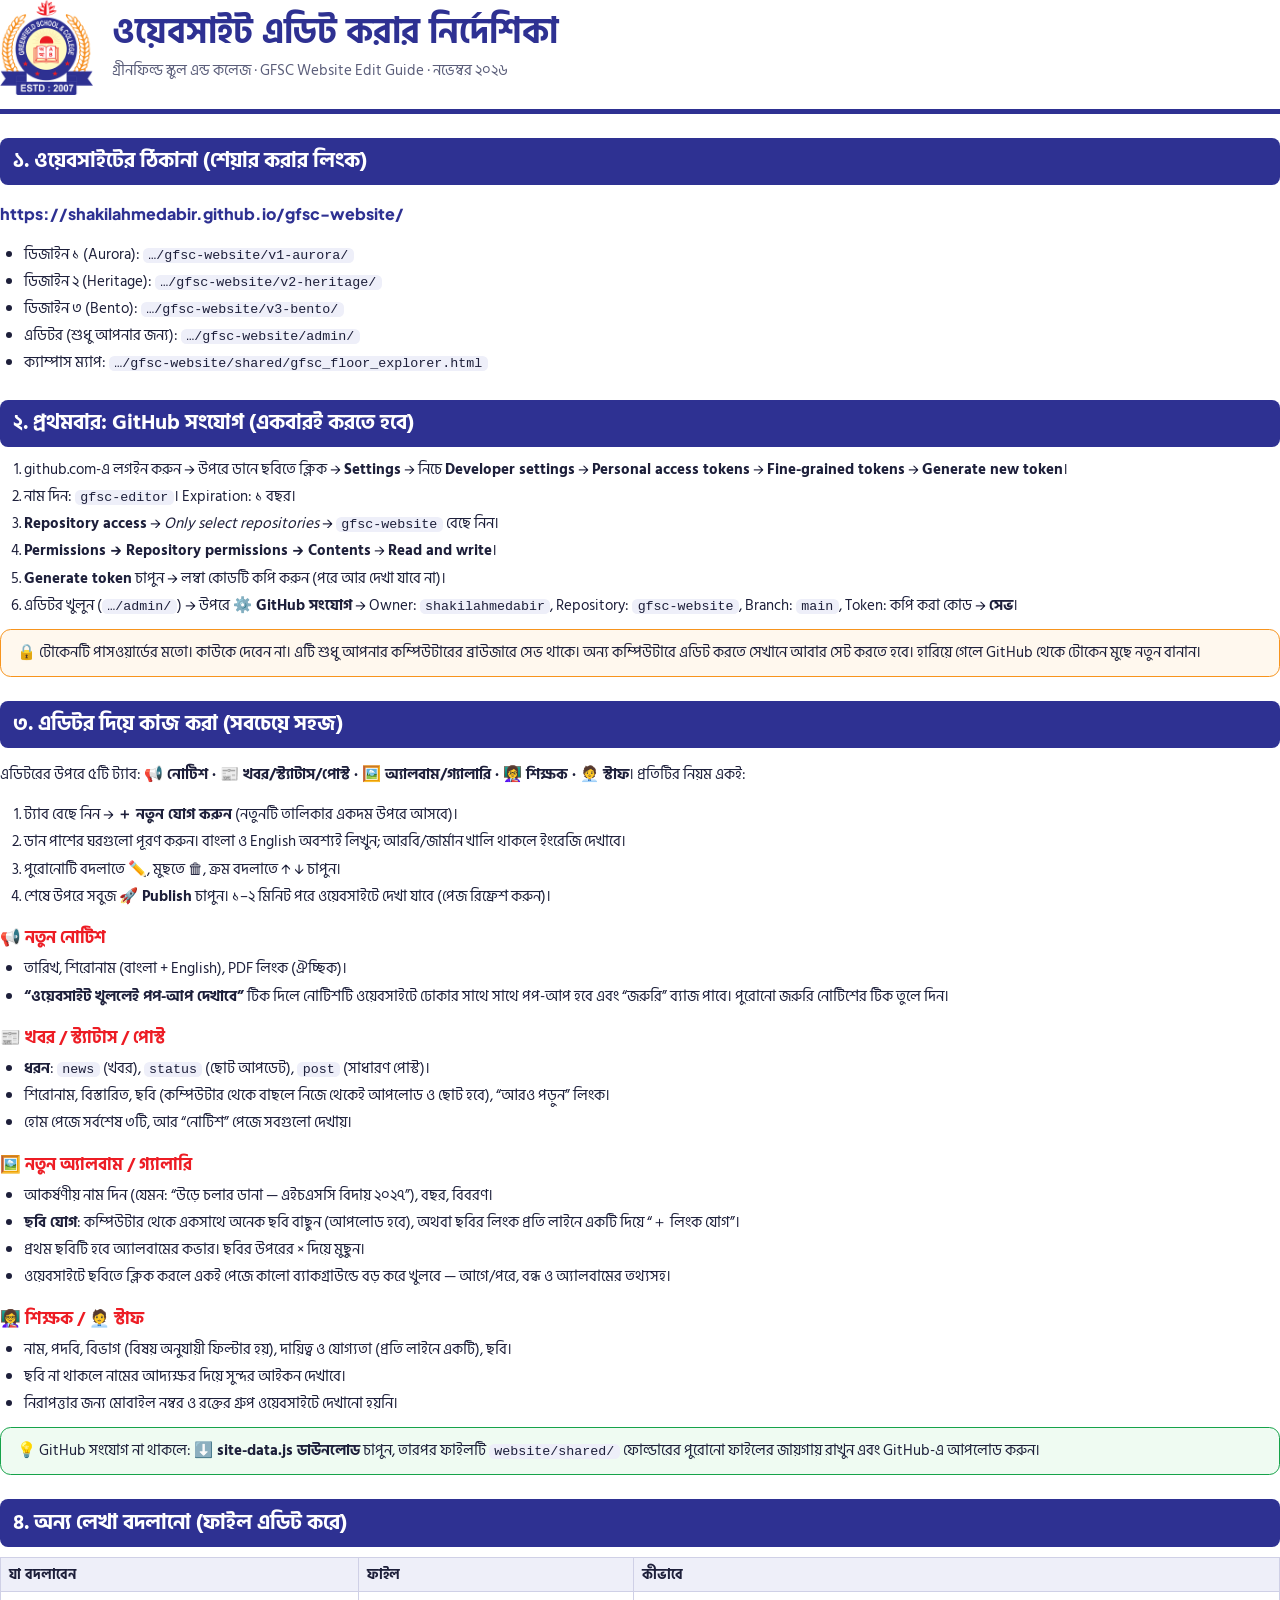
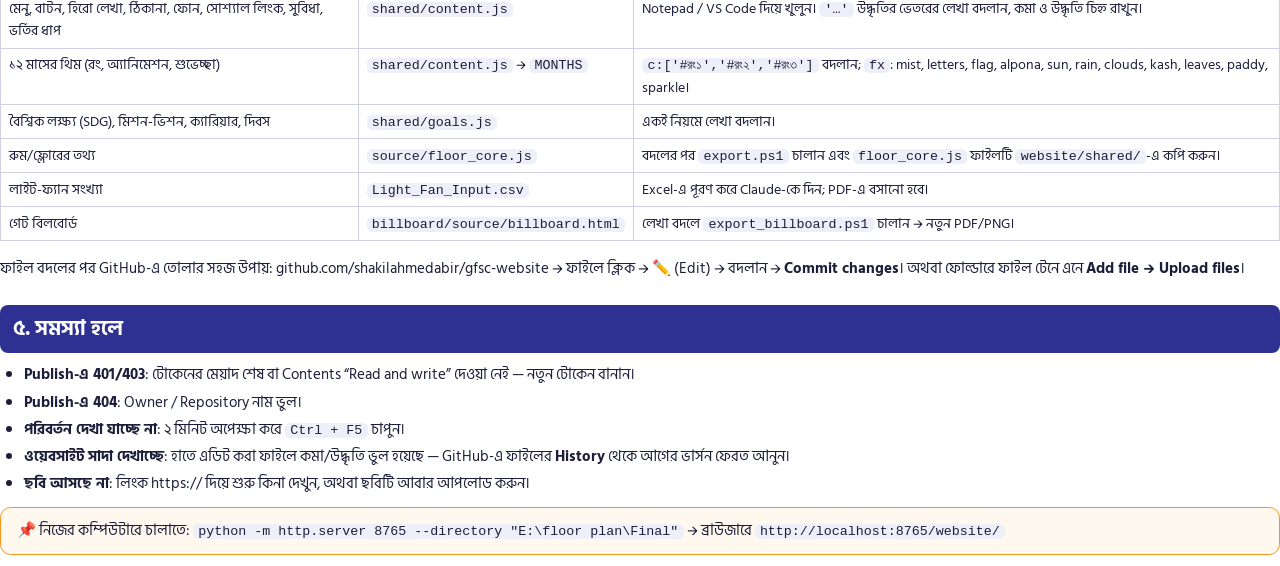
<file: docs/guide/edit_guide.html>
<!doctype html>
<html lang="bn"><head><meta charset="utf-8"><title>GFSC Website — Edit Guide</title>
<link href="https://fonts.googleapis.com/css2?family=Hind+Siliguri:wght@400;600;700&family=Plus+Jakarta+Sans:wght@600;800&display=swap" rel="stylesheet">
<style>
@page{size:A4;margin:14mm 14mm 16mm}
body{font-family:"Hind Siliguri","Plus Jakarta Sans",sans-serif;color:#1d1f3a;font-size:11.5pt;line-height:1.6;margin:0}
h1{font-size:26pt;color:#2E3192;margin:0 0 4pt;line-height:1.2}
.cover{border-bottom:4pt solid #2E3192;padding-bottom:10pt;margin-bottom:14pt;display:flex;gap:14pt;align-items:center}
.cover img{width:70pt}.cover p{margin:0;color:#5b5e7a}
h2{font-size:16pt;color:#fff;background:#2E3192;padding:5pt 10pt;border-radius:6pt;margin:18pt 0 8pt;break-after:avoid}
h3{font-size:12.5pt;color:#ED1C24;margin:12pt 0 4pt;break-after:avoid}
code,.k{font-family:Consolas,monospace;background:#EEEFF9;border-radius:4pt;padding:0 4pt;font-size:10pt}
ol,ul{margin:4pt 0 8pt;padding-left:18pt}li{margin:2pt 0}
.box{border:1.2pt solid #F7941D;background:#FFF8EE;border-radius:8pt;padding:8pt 12pt;margin:8pt 0;break-inside:avoid}
.ok{border-color:#16a34a;background:#EFFBF2}
table{width:100%;border-collapse:collapse;margin:6pt 0;break-inside:avoid}td,th{border:.6pt solid #cfd0e6;padding:4pt 6pt;text-align:left;vertical-align:top;font-size:10.5pt}th{background:#EEEFF9}
.url{font-family:"Plus Jakarta Sans";font-weight:800;color:#2E3192;font-size:12pt}
</style></head><body>
<div class="cover"><img src="../../shared/gfsc_logo.png" alt=""><div><h1>ওয়েবসাইট এডিট করার নির্দেশিকা</h1><p>গ্রীনফিল্ড স্কুল এন্ড কলেজ · GFSC Website Edit Guide · নভেম্বর ২০২৬</p></div></div>

<h2>১. ওয়েবসাইটের ঠিকানা (শেয়ার করার লিংক)</h2>
<p class="url">https://shakilahmedabir.github.io/gfsc-website/</p>
<ul>
<li>ডিজাইন ১ (Aurora): <span class="k">…/gfsc-website/v1-aurora/</span></li>
<li>ডিজাইন ২ (Heritage): <span class="k">…/gfsc-website/v2-heritage/</span></li>
<li>ডিজাইন ৩ (Bento): <span class="k">…/gfsc-website/v3-bento/</span></li>
<li>এডিটর (শুধু আপনার জন্য): <span class="k">…/gfsc-website/admin/</span></li>
<li>ক্যাম্পাস ম্যাপ: <span class="k">…/gfsc-website/shared/gfsc_floor_explorer.html</span></li>
</ul>

<h2>২. প্রথমবার: GitHub সংযোগ (একবারই করতে হবে)</h2>
<ol>
<li>github.com-এ লগইন করুন → উপরে ডানে ছবিতে ক্লিক → <b>Settings</b> → নিচে <b>Developer settings</b> → <b>Personal access tokens</b> → <b>Fine-grained tokens</b> → <b>Generate new token</b>।</li>
<li>নাম দিন: <span class="k">gfsc-editor</span>। Expiration: ১ বছর।</li>
<li><b>Repository access</b> → <i>Only select repositories</i> → <span class="k">gfsc-website</span> বেছে নিন।</li>
<li><b>Permissions → Repository permissions → Contents</b> → <b>Read and write</b>।</li>
<li><b>Generate token</b> চাপুন → লম্বা কোডটি কপি করুন (পরে আর দেখা যাবে না)।</li>
<li>এডিটর খুলুন (<span class="k">…/admin/</span>) → উপরে <b>⚙️ GitHub সংযোগ</b> → Owner: <span class="k">shakilahmedabir</span>, Repository: <span class="k">gfsc-website</span>, Branch: <span class="k">main</span>, Token: কপি করা কোড → <b>সেভ</b>।</li>
</ol>
<div class="box">🔒 টোকেনটি পাসওয়ার্ডের মতো। কাউকে দেবেন না। এটি শুধু আপনার কম্পিউটারের ব্রাউজারে সেভ থাকে। অন্য কম্পিউটারে এডিট করতে সেখানে আবার সেট করতে হবে। হারিয়ে গেলে GitHub থেকে টোকেন মুছে নতুন বানান।</div>

<h2>৩. এডিটর দিয়ে কাজ করা (সবচেয়ে সহজ)</h2>
<p>এডিটরের উপরে ৫টি ট্যাব: <b>📢 নোটিশ · 📰 খবর/স্ট্যাটাস/পোস্ট · 🖼️ অ্যালবাম/গ্যালারি · 👩‍🏫 শিক্ষক · 🧑‍💼 স্টাফ</b>। প্রতিটির নিয়ম একই:</p>
<ol>
<li>ট্যাব বেছে নিন → <b>＋ নতুন যোগ করুন</b> (নতুনটি তালিকার একদম উপরে আসবে)।</li>
<li>ডান পাশের ঘরগুলো পূরণ করুন। বাংলা ও English অবশ্যই লিখুন; আরবি/জার্মান খালি থাকলে ইংরেজি দেখাবে।</li>
<li>পুরোনোটি বদলাতে ✏️, মুছতে 🗑, ক্রম বদলাতে ↑ ↓ চাপুন।</li>
<li>শেষে উপরে সবুজ <b>🚀 Publish</b> চাপুন। ১–২ মিনিট পরে ওয়েবসাইটে দেখা যাবে (পেজ রিফ্রেশ করুন)।</li>
</ol>

<h3>📢 নতুন নোটিশ</h3>
<ul><li>তারিখ, শিরোনাম (বাংলা + English), PDF লিংক (ঐচ্ছিক)।</li>
<li><b>“ওয়েবসাইট খুললেই পপ-আপ দেখাবে”</b> টিক দিলে নোটিশটি ওয়েবসাইটে ঢোকার সাথে সাথে পপ-আপ হবে এবং “জরুরি” ব্যাজ পাবে। পুরোনো জরুরি নোটিশের টিক তুলে দিন।</li></ul>
<h3>📰 খবর / স্ট্যাটাস / পোস্ট</h3>
<ul><li><b>ধরন</b>: <span class="k">news</span> (খবর), <span class="k">status</span> (ছোট আপডেট), <span class="k">post</span> (সাধারণ পোস্ট)।</li>
<li>শিরোনাম, বিস্তারিত, ছবি (কম্পিউটার থেকে বাছলে নিজে থেকেই আপলোড ও ছোট হবে), “আরও পড়ুন” লিংক।</li>
<li>হোম পেজে সর্বশেষ ৩টি, আর “নোটিশ” পেজে সবগুলো দেখায়।</li></ul>
<h3>🖼️ নতুন অ্যালবাম / গ্যালারি</h3>
<ul><li>আকর্ষণীয় নাম দিন (যেমন: “উড়ে চলার ডানা — এইচএসসি বিদায় ২০২৭”), বছর, বিবরণ।</li>
<li><b>ছবি যোগ</b>: কম্পিউটার থেকে একসাথে অনেক ছবি বাছুন (আপলোড হবে), অথবা ছবির লিংক প্রতি লাইনে একটি দিয়ে “＋ লিংক যোগ”।</li>
<li>প্রথম ছবিটি হবে অ্যালবামের কভার। ছবির উপরের × দিয়ে মুছুন।</li>
<li>ওয়েবসাইটে ছবিতে ক্লিক করলে একই পেজে কালো ব্যাকগ্রাউন্ডে বড় করে খুলবে — আগে/পরে, বন্ধ ও অ্যালবামের তথ্যসহ।</li></ul>
<h3>👩‍🏫 শিক্ষক / 🧑‍💼 স্টাফ</h3>
<ul><li>নাম, পদবি, বিভাগ (বিষয় অনুযায়ী ফিল্টার হয়), দায়িত্ব ও যোগ্যতা (প্রতি লাইনে একটি), ছবি।</li>
<li>ছবি না থাকলে নামের আদ্যক্ষর দিয়ে সুন্দর আইকন দেখাবে।</li>
<li>নিরাপত্তার জন্য মোবাইল নম্বর ও রক্তের গ্রুপ ওয়েবসাইটে দেখানো হয়নি।</li></ul>
<div class="box ok">💡 GitHub সংযোগ না থাকলে: <b>⬇️ site-data.js ডাউনলোড</b> চাপুন, তারপর ফাইলটি <span class="k">website/shared/</span> ফোল্ডারের পুরোনো ফাইলের জায়গায় রাখুন এবং GitHub-এ আপলোড করুন।</div>

<h2>৪. অন্য লেখা বদলানো (ফাইল এডিট করে)</h2>
<table>
<tr><th>যা বদলাবেন</th><th>ফাইল</th><th>কীভাবে</th></tr>
<tr><td>মেনু, বাটন, হিরো লেখা, ঠিকানা, ফোন, সোশ্যাল লিংক, সুবিধা, ভর্তির ধাপ</td><td><span class="k">shared/content.js</span></td><td>Notepad / VS Code দিয়ে খুলুন। <span class="k">'…'</span> উদ্ধৃতির ভেতরের লেখা বদলান, কমা ও উদ্ধৃতি চিহ্ন রাখুন।</td></tr>
<tr><td>১২ মাসের থিম (রং, অ্যানিমেশন, শুভেচ্ছা)</td><td><span class="k">shared/content.js</span> → <span class="k">MONTHS</span></td><td><span class="k">c:['#রং১','#রং২','#রং৩']</span> বদলান; <span class="k">fx</span>: mist, letters, flag, alpona, sun, rain, clouds, kash, leaves, paddy, sparkle।</td></tr>
<tr><td>বৈশ্বিক লক্ষ্য (SDG), মিশন-ভিশন, ক্যারিয়ার, দিবস</td><td><span class="k">shared/goals.js</span></td><td>একই নিয়মে লেখা বদলান।</td></tr>
<tr><td>রুম/ফ্লোরের তথ্য</td><td><span class="k">source/floor_core.js</span></td><td>বদলের পর <span class="k">export.ps1</span> চালান এবং <span class="k">floor_core.js</span> ফাইলটি <span class="k">website/shared/</span>-এ কপি করুন।</td></tr>
<tr><td>লাইট-ফ্যান সংখ্যা</td><td><span class="k">Light_Fan_Input.csv</span></td><td>Excel-এ পূরণ করে Claude-কে দিন; PDF-এ বসানো হবে।</td></tr>
<tr><td>গেট বিলবোর্ড</td><td><span class="k">billboard/source/billboard.html</span></td><td>লেখা বদলে <span class="k">export_billboard.ps1</span> চালান → নতুন PDF/PNG।</td></tr>
</table>
<p>ফাইল বদলের পর GitHub-এ তোলার সহজ উপায়: github.com/shakilahmedabir/gfsc-website → ফাইলে ক্লিক → ✏️ (Edit) → বদলান → <b>Commit changes</b>। অথবা ফোল্ডারে ফাইল টেনে এনে <b>Add file → Upload files</b>।</p>

<h2>৫. সমস্যা হলে</h2>
<ul>
<li><b>Publish-এ 401/403</b>: টোকেনের মেয়াদ শেষ বা Contents “Read and write” দেওয়া নেই — নতুন টোকেন বানান।</li>
<li><b>Publish-এ 404</b>: Owner / Repository নাম ভুল।</li>
<li><b>পরিবর্তন দেখা যাচ্ছে না</b>: ২ মিনিট অপেক্ষা করে <span class="k">Ctrl + F5</span> চাপুন।</li>
<li><b>ওয়েবসাইট সাদা দেখাচ্ছে</b>: হাতে এডিট করা ফাইলে কমা/উদ্ধৃতি ভুল হয়েছে — GitHub-এ ফাইলের <b>History</b> থেকে আগের ভার্সন ফেরত আনুন।</li>
<li><b>ছবি আসছে না</b>: লিংক https:// দিয়ে শুরু কিনা দেখুন, অথবা ছবিটি আবার আপলোড করুন।</li>
</ul>
<div class="box">📌 নিজের কম্পিউটারে চালাতে: <span class="k">python -m http.server 8765 --directory "E:\floor plan\Final"</span> → ব্রাউজারে <span class="k">http://localhost:8765/website/</span></div>
</body></html>
</file>
